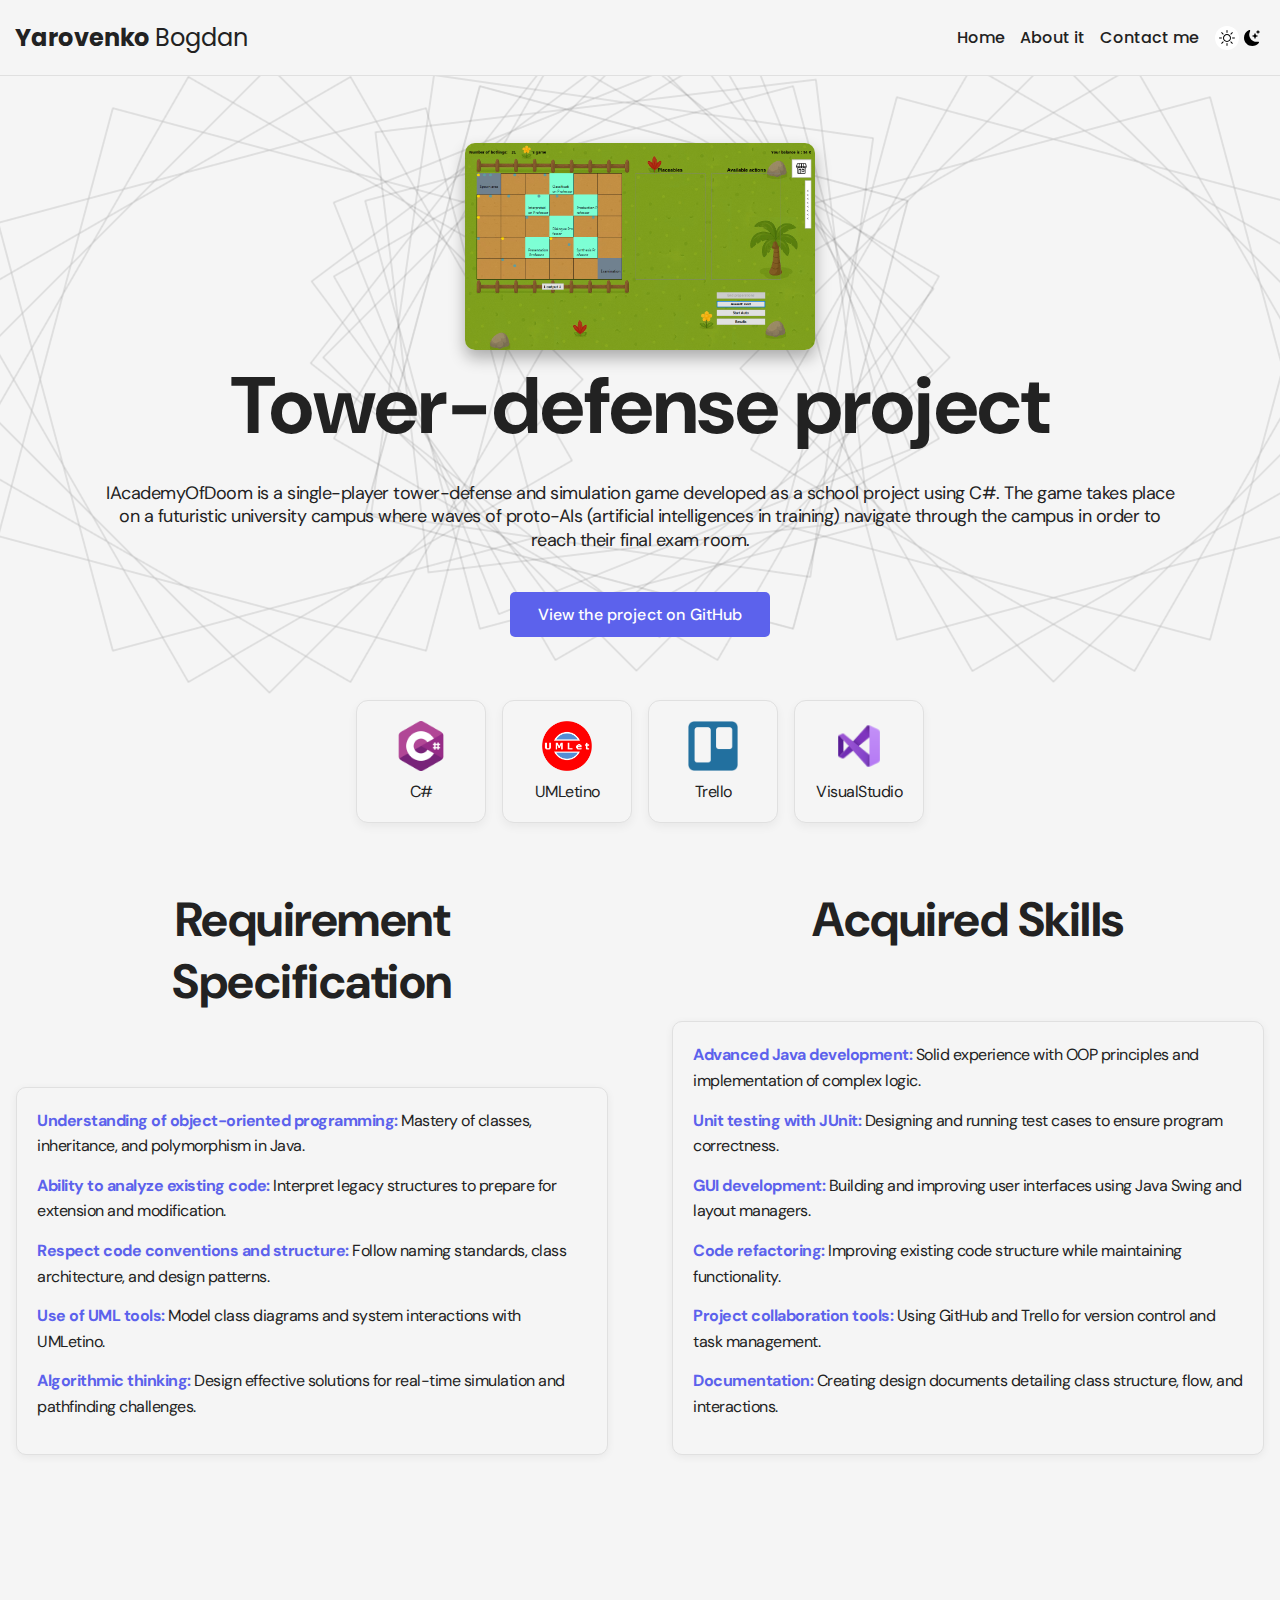
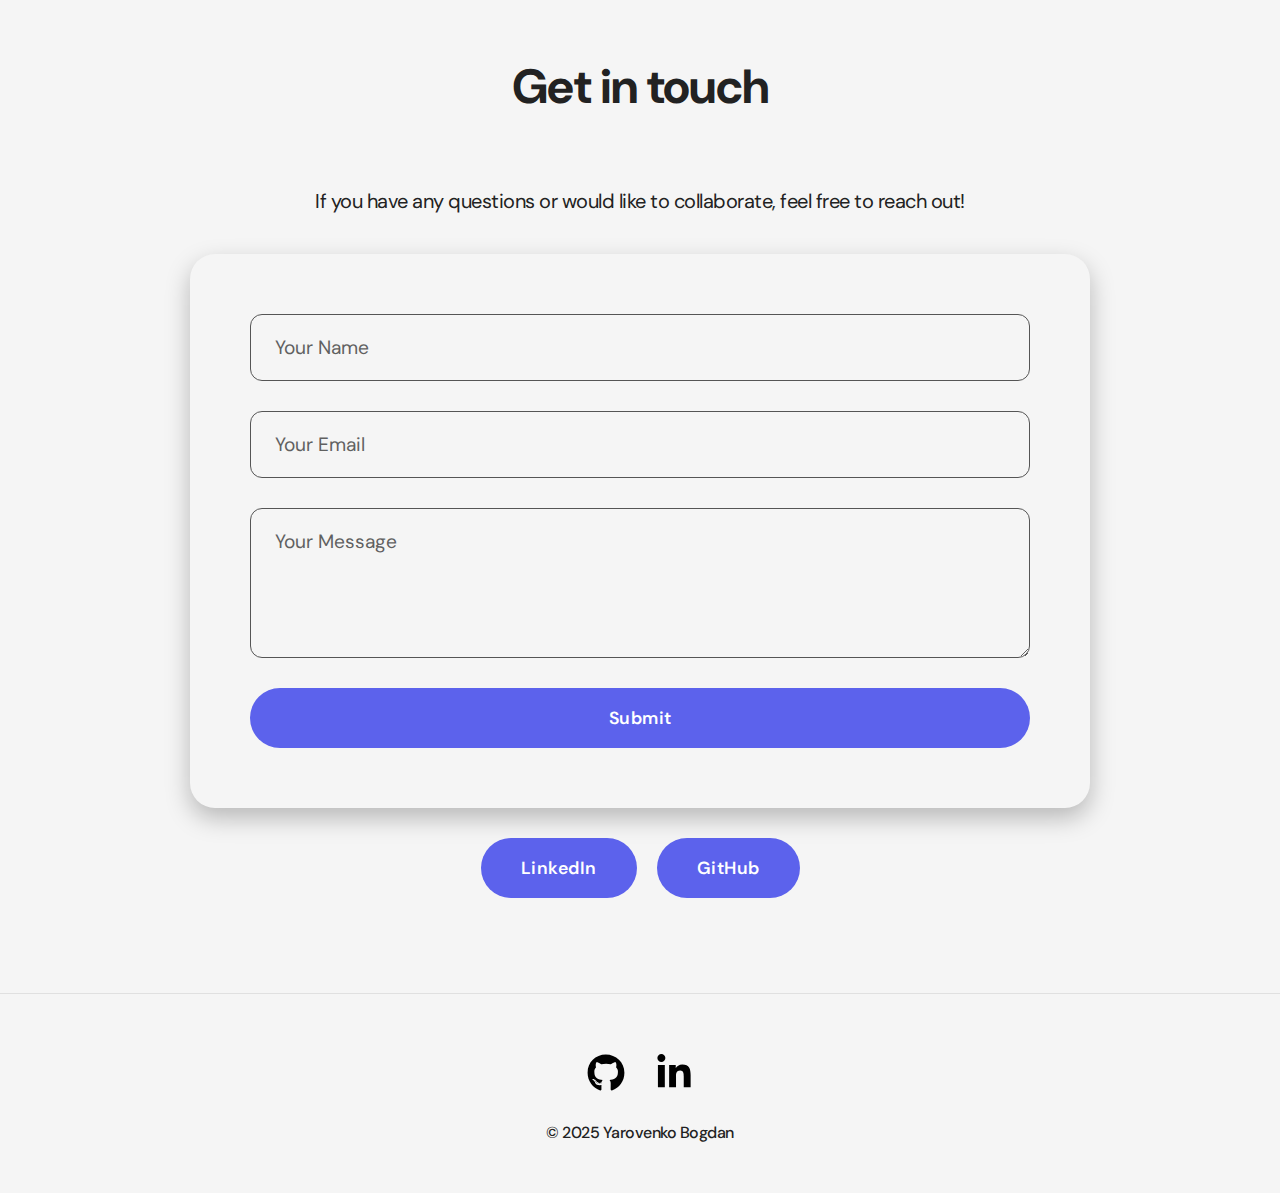
<file: docs/html/academyOfDoom.html>
<!DOCTYPE html>
<html lang="en">
  <head>
    <meta charset="UTF-8" />
    <meta name="viewport" content="width=device-width, initial-scale=1.0" />
    <title>Portfolio</title>
    <link rel="stylesheet" href="../css/main.css" />
  </head>

  <body>
    <!-- Navigation bar -->
    <nav class="nav">
      <div class="container">
        <div class="nav-row">
          <a href="../index.html" class="logo"
            ><strong>Yarovenko </strong>Bogdan</a
          >
          <ul class="nav-list">
            <button class="dark-mode-btn dark-mode-btn--active">
              <img
                src="../img/icons/Sun.svg"
                alt="light mode"
                class="dark-mode-btn__icon"
              />
              <img
                src="../img/icons/Moon.svg"
                alt="dark mode"
                class="dark-mode-btn__icon"
              />
            </button>
            <li class="nav-list__item">
              <a href="../index.html" class="home">Home</a>
            </li>

            <li class="nav-list__item">
              <a href="#spec" class="nav-list__link">About it</a>
            </li>
            <li class="nav-list__item">
              <a href="#contacts" class="nav-list__link">Contact me</a>
            </li>
          </ul>
        </div>
      </div>
    </nav>
    <header id="home" class="header">
      <div class="academyOfDoom-h-wrapper">
        <div class="header__content">
          <img
            src="../img/projects/academyOfDoom.png"
            alt="Project Img"
            class="academyOfDoom_picture"
          />

          <div class="header__info">
            <h1 class="header__title">
              <strong>Tower-defense project</strong><br />
            </h1>
            <p class="header__text">
              IAcademyOfDoom is a single-player tower-defense and simulation
              game developed as a school project using C#. The game takes place
              on a futuristic university campus where waves of proto-AIs
              (artificial intelligences in training) navigate through the campus
              in order to reach their final exam room.
            </p>

            <a
              href="https://github.com/BogdanYarovenko/IAcademyOfDoom"
              class="link"
              target="_blank"
            >
              <button class="btn btn-large">View the project on GitHub</button>
            </a>
          </div>
        </div>
      </div>
    </header>

    <!-- Main content -->
    <main class="section-projects">
      <div class="academyOfDoom-center">
        <ul class="academyOfDoom_skills">
          <li class="academyOfDoom_skill">
            <img
              src="../img/icons/csharp.png"
              alt="Java"
              class="academyOfDoom_skills__img"
            />
            <h3 class="academyOfDoomSkillTitle">C#</h3>
          </li>
          <li class="academyOfDoom_skill">
            <img
              src="../img/icons/UMLetino.png"
              alt="NetBeans"
              class="academyOfDoom_skills__img"
            />
            <h3 class="academyOfDoomSkillTitle">UMLetino</h3>
          </li>
          <li class="academyOfDoom_skill">
            <img
              src="../img/icons/Trello.png"
              alt="NetBeans"
              class="academyOfDoom_skills__img"
            />
            <h3 class="academyOfDoomSkillTitle">Trello</h3>
          </li>
          <li class="academyOfDoom_skill">
            <img
              src="../img/icons/vs.png"
              alt="NetBeans"
              class="academyOfDoom_skills__img"
            />
            <h3 class="academyOfDoomSkillTitle">VisualStudio</h3>
          </li>
        </ul>
      </div>
      <div class="container-academyOfDoom academyOfDoom-layout">
        <!-- Левая колонка -->
        <!-- Left Column -->
        <div class="academyOfDoom-column">
          <h2 class="title-1">Requirement Specification</h2>
          <ul class="informations">
            <li>
              <strong>Understanding of object-oriented programming:</strong>
              Mastery of classes, inheritance, and polymorphism in Java.
            </li>
            <li>
              <strong>Ability to analyze existing code:</strong> Interpret
              legacy structures to prepare for extension and modification.
            </li>
            <li>
              <strong>Respect code conventions and structure:</strong> Follow
              naming standards, class architecture, and design patterns.
            </li>
            <li> <strong>Use of UML tools:</strong> Model class diagrams and system
              interactions with UMLetino.
            </li>
            <li>
              <strong>Algorithmic thinking:</strong> Design effective solutions
              for real-time simulation and pathfinding challenges.
            </li>
          </ul>
        </div>

        <!-- Right Column -->
        <div class="academyOfDoom-column">
          <h2 class="title-1">Acquired Skills</h2>
          <ul class="informations">
            <li>
              <strong>Advanced Java development:</strong> Solid experience with
              OOP principles and implementation of complex logic.
            </li>
            <li>
              <strong>Unit testing with JUnit:</strong> Designing and running
              test cases to ensure program correctness.
            </li>
            <li>
              <strong>GUI development:</strong> Building and improving user
              interfaces using Java Swing and layout managers.
            </li>
            <li>
              <strong>Code refactoring:</strong> Improving existing code
              structure while maintaining functionality.
            </li>
            <li>
              <strong>Project collaboration tools:</strong> Using GitHub and
              Trello for version control and task management.
            </li>
            <li>
              <strong>Documentation:</strong> Creating design documents
              detailing class structure, flow, and interactions.
            </li>
          </ul>
        </div>
      </div>
    </main>

    <!--Contact section-->
    <section class="section">
      <div class="contact-form-container">
        <h2 id="contacts" class="title-1">Get in touch</h2>
        <p class="section__text">
          If you have any questions or would like to collaborate, feel free to
          reach out!
        </p>

        <form
          class="contact-form"
          action="https://api.web3forms.com/submit"
          method="POST"
        >
          <input
            type="hidden"
            name="access_key"
            value="c07e0de6-1fdf-46eb-96c6-434cd9a0c901"
          />

          <input
            type="text"
            name="name"
            placeholder="Your Name"
            class="contact-form__input"
            required
          />

          <input
            type="email"
            name="email"
            placeholder="Your Email"
            class="contact-form__input"
            required
          />

          <textarea
            name="message"
            placeholder="Your Message"
            class="contact-form__textarea"
            required
          ></textarea>

          <button type="submit" class="contact-form__button">Submit</button>
        </form>

        <!-- External Links Below Form -->
        <div class="contact-links">
          <a
            href="https://linkedin.com"
            target="_blank"
            class="contact-form__button link-button"
            >LinkedIn</a
          >
          <a
            href="https://github.com"
            target="_blank"
            class="contact-form__button link-button"
            >GitHub</a
          >
        </div>
      </div>
    </section>

    <!-- Footer -->
    <footer class="footer">
      <div class="container">
        <div class="footer__wrapper">
          <ul class="social">
            <li class="social__item">
              <a href="https://github.com/BogdanYarovenko" class="social__link">
                <img
                  src="../img/icons/github-darkmode.svg"
                  alt="GitHub"
                  class="social-icon dark-icon"
                />
                <img
                  src="../img/icons/github-lightmode.svg"
                  alt="GitHub"
                  class="social-icon light-icon"
                />
              </a>
            </li>
            <li class="social__item">
              <a href="#!" class="social__link">
                <img
                  src="../img/icons/linkedin-darkmode.svg"
                  alt="LinkedIn"
                  class="social-icon dark-icon"
                />
                <img
                  src="../img/icons/linkedin-lightmode.svg"
                  alt="LinkedIn"
                  class="social-icon light-icon"
                />
              </a>
            </li>
          </ul>

          <div class="copyright">
            <p>© 2025 Yarovenko Bogdan</p>
          </div>
        </div>
      </div>
    </footer>
    <script src="../js/main.js"></script>
  </body>
</html>
</file>
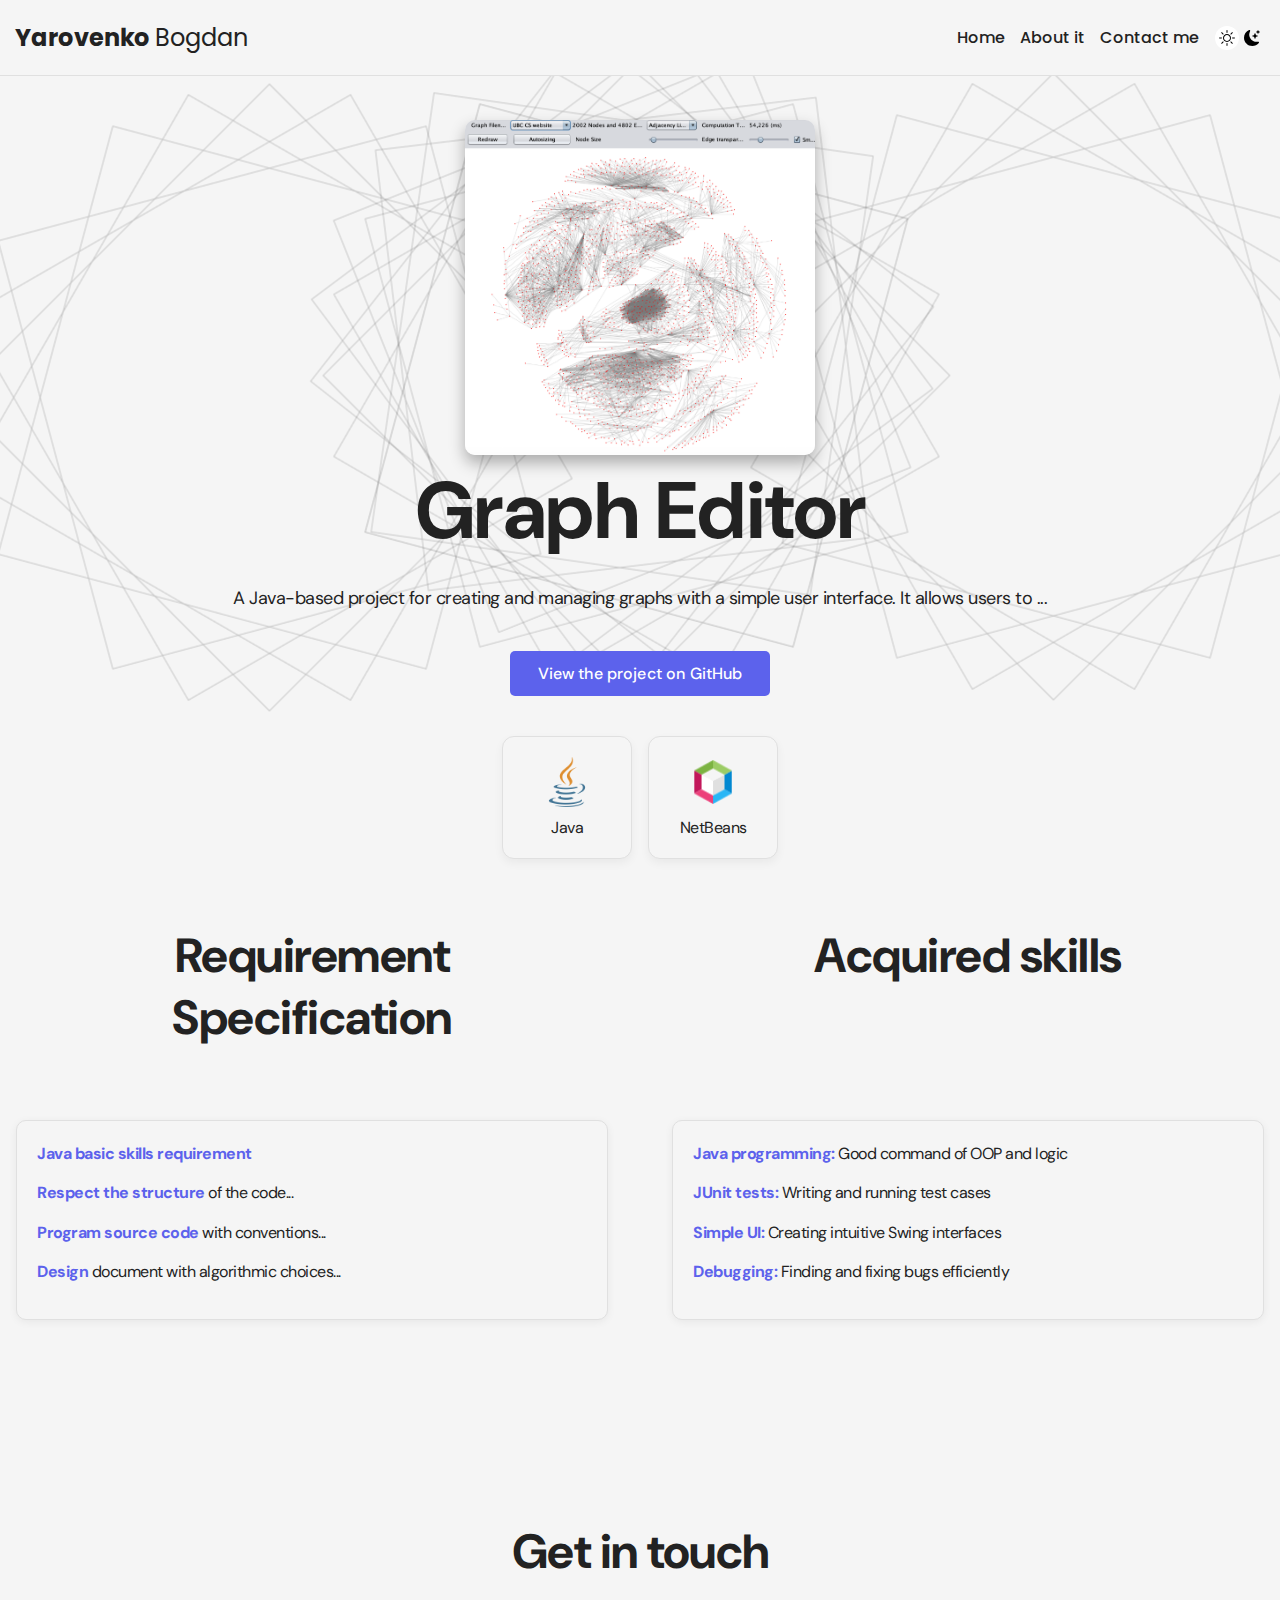
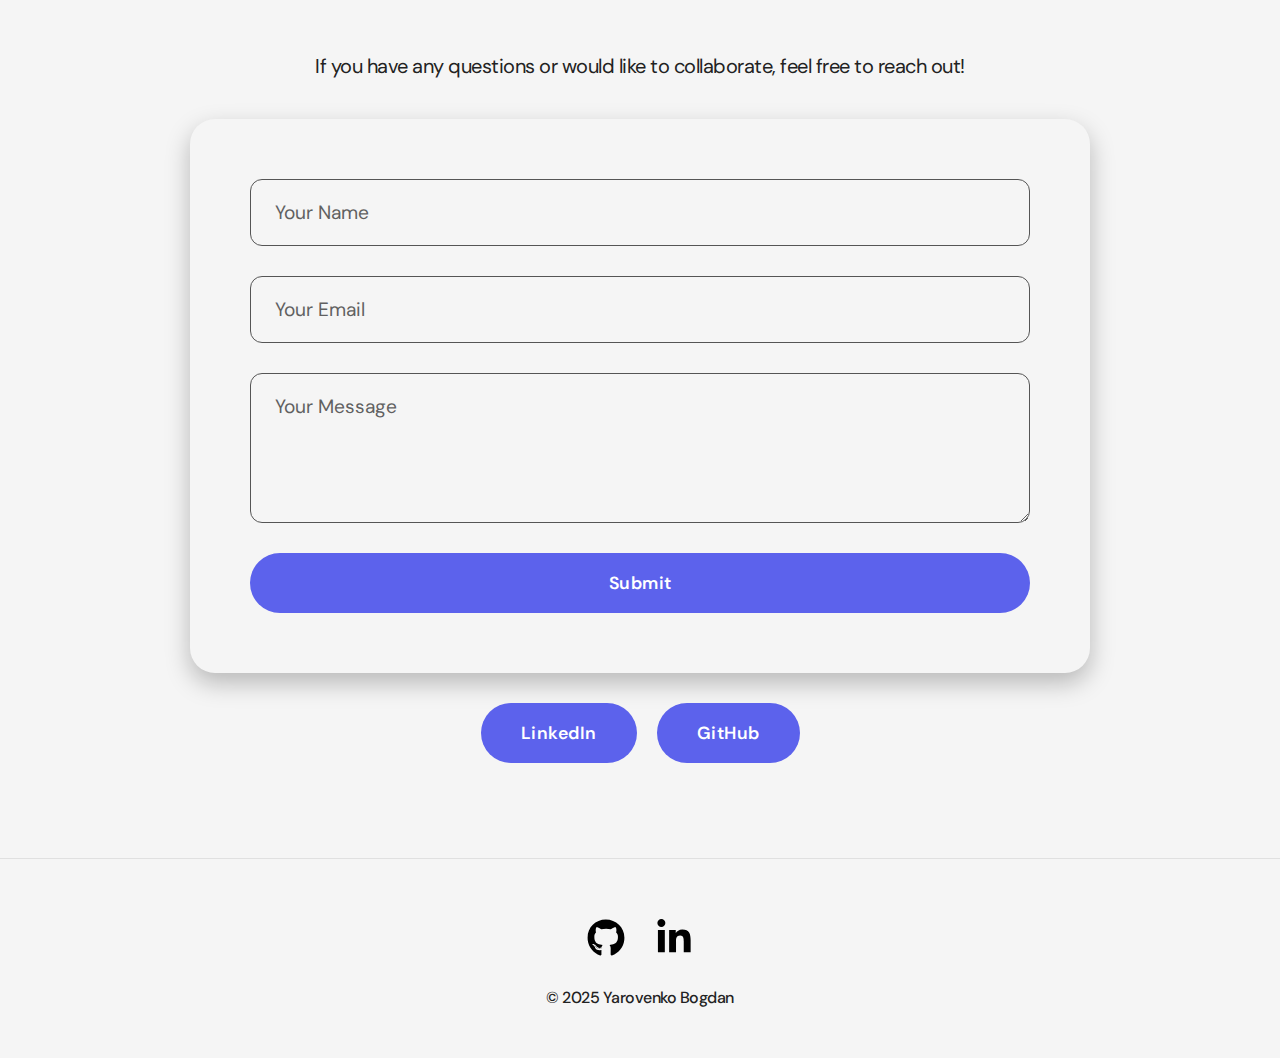
<file: docs/html/graphEditor.html>
<!DOCTYPE html>
<html lang="en">
  <head>
    <meta charset="UTF-8" />
    <meta name="viewport" content="width=device-width, initial-scale=1.0" />
    <title>Portfolio</title>
    <link rel="stylesheet" href="../css/main.css" />
  </head>

  <body>
    <!-- Navigation bar -->
    <nav class="nav">
      <div class="container">
        <div class="nav-row">
          <a href="../index.html" class="logo"
            ><strong>Yarovenko </strong>Bogdan</a
          >
          <ul class="nav-list">
            <button class="dark-mode-btn dark-mode-btn--active">
              <img
                src="../img/icons/Sun.svg"
                alt="light mode"
                class="dark-mode-btn__icon"
              />
              <img
                src="../img/icons/Moon.svg"
                alt="dark mode"
                class="dark-mode-btn__icon"
              />
            </button>
            <li class="nav-list__item">
              <a href="../index.html" class="home">Home</a>
            </li>

            <li class="nav-list__item">
              <a href="#about-it" class="nav-list__link">About it</a>
            </li>
            <li class="nav-list__item">
              <a href="#contacts" class="nav-list__link">Contact me</a>
            </li>
          </ul>
        </div>
      </div>
    </nav>
    <header id="home" class="header">
      <div class="graphEditor-h-wrapper">
        <div class="header__content">
          <img
            src="../img/projects/graphEditor.png"
            alt="Project Img"
            class="graphEditor_picture"
          />

          <div class="header__info">
            <h1 class="header__title"><strong>Graph Editor</strong><br /></h1>
            <p class="header__text">
              A Java-based project for creating and managing graphs with a
              simple user interface. It allows users to ...
            </p>

            <a
              href="https://github.com/BogdanYarovenko/ProjectgraphEditor"
              class="link"
              target="_blank"
            >
              <button class="btn btn-large">View the project on GitHub</button>
            </a>
          </div>
        </div>
      </div>
    </header>

    <!-- Main content -->
    <main class="section-projects" id="about-it">
      <div class="graphEditor-center">
        <ul class="graphEditor_skills">
          <li class="graphEditor_skill">
            <img
              src="../img/icons/java.png"
              alt="Java"
              class="graphEditor_skills__img"
            />
            <h3 class="graphEditorSkillTitle">Java</h3>
          </li>
          <li class="graphEditor_skill">
            <img
              src="../img/icons/netbeans.png"
              alt="NetBeans"
              class="graphEditor_skills__img"
            />
            <h3 class="graphEditorSkillTitle">NetBeans</h3>
          </li>
        </ul>
      </div>
      <div class="container-graphEditor graphEditor-layout">
        <!-- Левая колонка -->
        <div class="graphEditor-column">
          <h2 class="title-1">Requirement Specification</h2>
          <ul class="informations">
            <li><strong>Java basic skills requirement </strong></li>
            <li><strong>Respect the structure</strong> of the code...</li>
            <li><strong>Program source code</strong> with conventions...</li>
            <li>
              <strong>Design</strong> document with algorithmic choices...
            </li>
          </ul>
        </div>

        <!-- Правая колонка -->
        <div class="graphEditor-column">
          <h2 class="title-1">Acquired skills</h2>
          <ul class="informations">
            <li>
              <strong>Java programming:</strong> Good command of OOP and logic
            </li>
            <li>
              <strong>JUnit tests:</strong> Writing and running test cases
            </li>
            <li>
              <strong>Simple UI:</strong> Creating intuitive Swing interfaces
            </li>
            <li>
              <strong>Debugging:</strong> Finding and fixing bugs efficiently
            </li>
          </ul>
        </div>
      </div>
    </main>

    <!--Contact section-->
    <section class="section">
      <div class="contact-form-container">
        <h2 id="contacts" class="title-1">Get in touch</h2>
        <p class="section__text">
          If you have any questions or would like to collaborate, feel free to
          reach out!
        </p>

        <form
          class="contact-form"
          action="https://api.web3forms.com/submit"
          method="POST"
        >
          <input
            type="hidden"
            name="access_key"
            value="c07e0de6-1fdf-46eb-96c6-434cd9a0c901"
          />

          <input
            type="text"
            name="name"
            placeholder="Your Name"
            class="contact-form__input"
            required
          />

          <input
            type="email"
            name="email"
            placeholder="Your Email"
            class="contact-form__input"
            required
          />

          <textarea
            name="message"
            placeholder="Your Message"
            class="contact-form__textarea"
            required
          ></textarea>

          <button type="submit" class="contact-form__button">Submit</button>
        </form>

        <!-- External Links Below Form -->
        <div class="contact-links">
          <a
            href="https://linkedin.com"
            target="_blank"
            class="contact-form__button link-button"
            >LinkedIn</a
          >
          <a
            href="https://github.com"
            target="_blank"
            class="contact-form__button link-button"
            >GitHub</a
          >
        </div>
      </div>
    </section>

    <!-- Footer -->
    <footer class="footer">
      <div class="container">
        <div class="footer__wrapper">
          <ul class="social">
            <li class="social__item">
              <a href="https://github.com/BogdanYarovenko" class="social__link">
                <img
                  src="../img/icons/github-darkmode.svg"
                  alt="GitHub"
                  class="social-icon dark-icon"
                />
                <img
                  src="../img/icons/github-lightmode.svg"
                  alt="GitHub"
                  class="social-icon light-icon"
                />
              </a>
            </li>
            <li class="social__item">
              <a href="#!" class="social__link">
                <img
                  src="../img/icons/linkedin-darkmode.svg"
                  alt="LinkedIn"
                  class="social-icon dark-icon"
                />
                <img
                  src="../img/icons/linkedin-lightmode.svg"
                  alt="LinkedIn"
                  class="social-icon light-icon"
                />
              </a>
            </li>
          </ul>

          <div class="copyright">
            <p>© 2025 Yarovenko Bogdan</p>
          </div>
        </div>
      </div>
    </footer>
    <script src="../js/main.js"></script>
  </body>
</html>
</file>
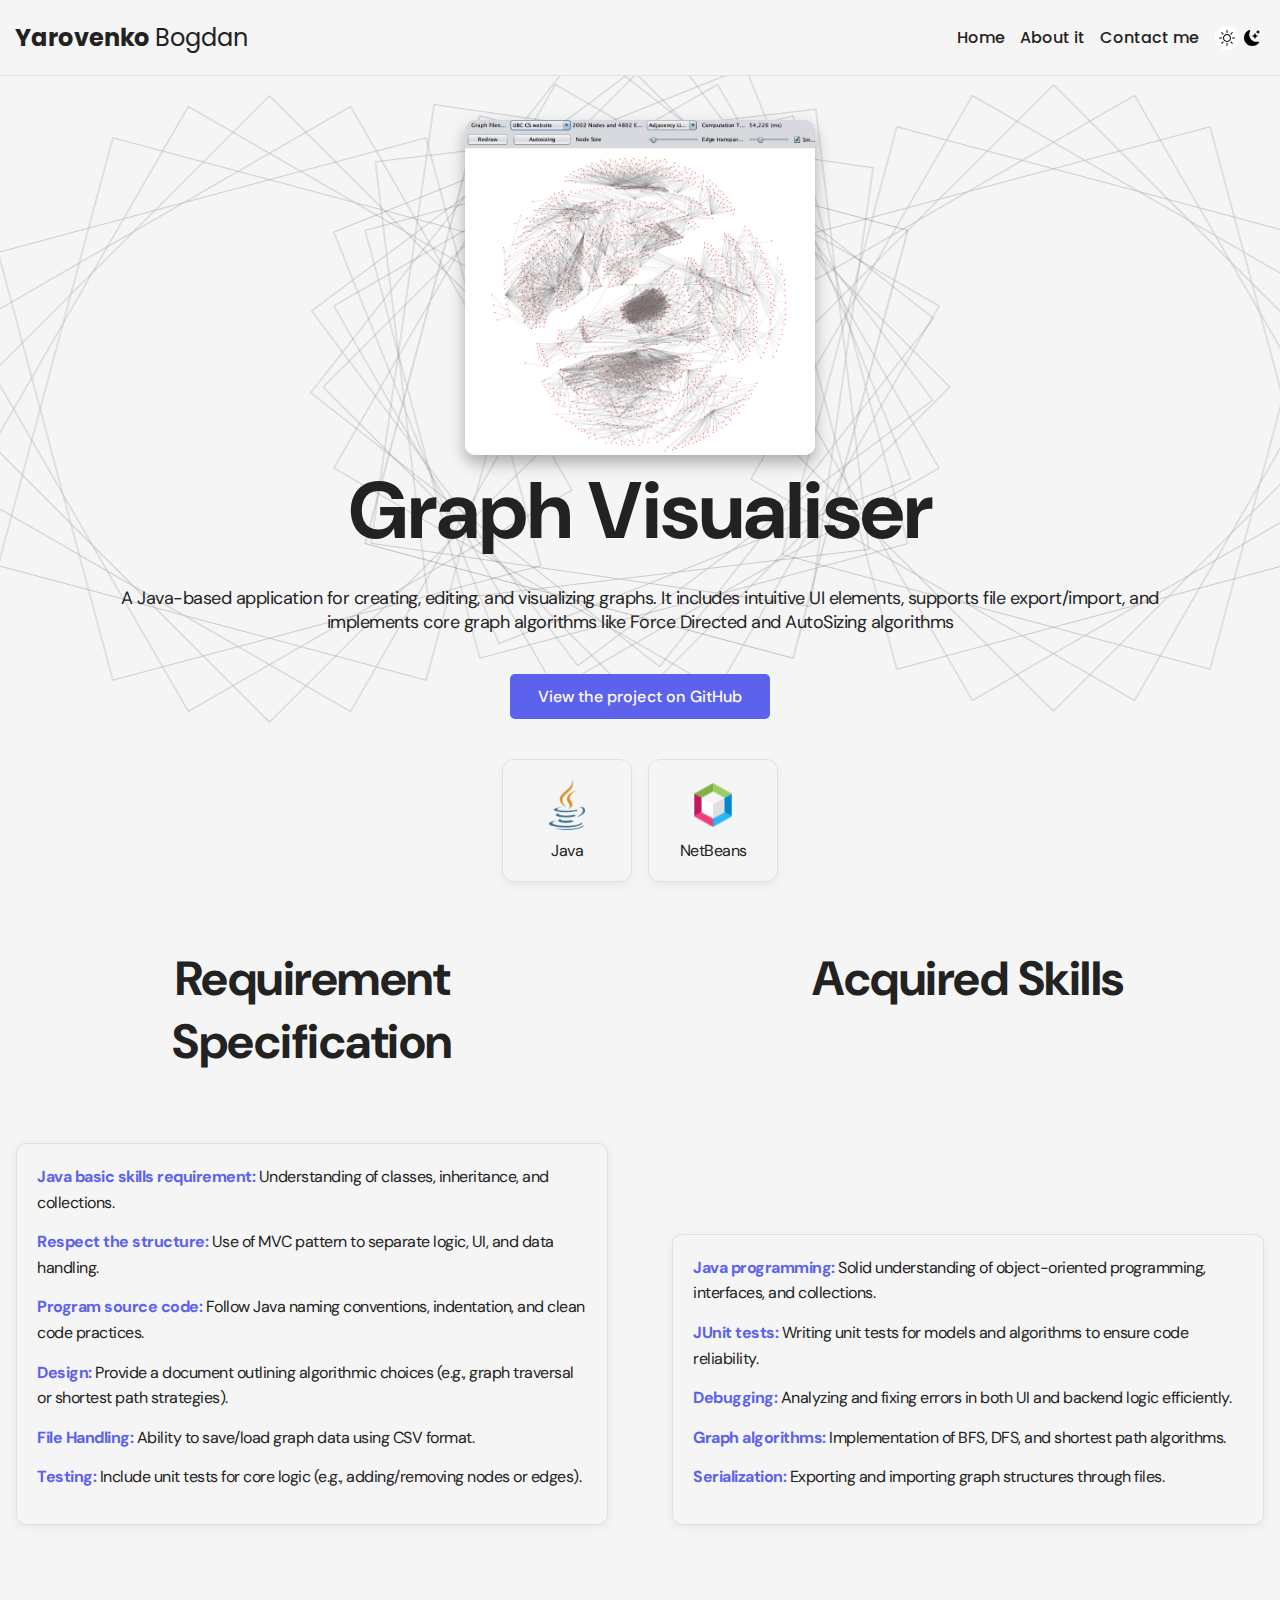
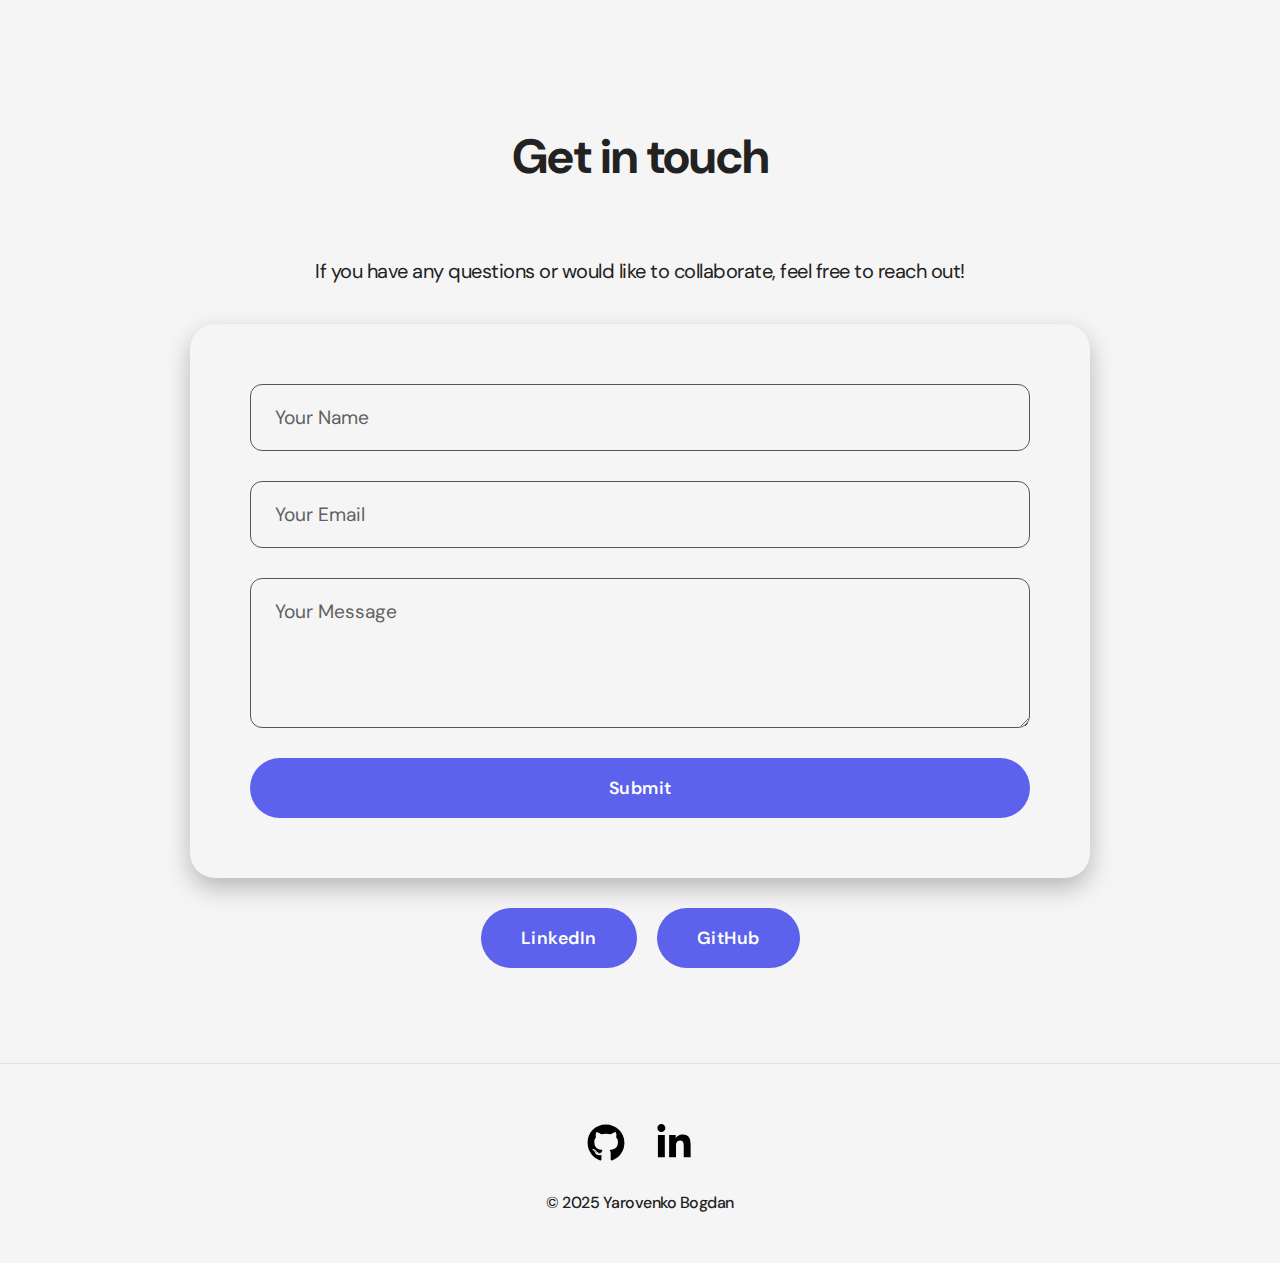
<file: docs/html/graphVisualiser.html>
<!DOCTYPE html>
<html lang="en">
  <head>
    <meta charset="UTF-8" />
    <meta name="viewport" content="width=device-width, initial-scale=1.0" />
    <title>Portfolio</title>
    <link rel="stylesheet" href="../css/main.css" />
  </head>

  <body>
    <!-- Navigation bar -->
    <nav class="nav">
      <div class="container">
        <div class="nav-row">
          <a href="../index.html" class="logo"
            ><strong>Yarovenko </strong>Bogdan</a
          >
          <ul class="nav-list">
            <button class="dark-mode-btn dark-mode-btn--active">
              <img
                src="../img/icons/Sun.svg"
                alt="light mode"
                class="dark-mode-btn__icon"
              />
              <img
                src="../img/icons/Moon.svg"
                alt="dark mode"
                class="dark-mode-btn__icon"
              />
            </button>
            <li class="nav-list__item">
              <a href="../index.html" class="home">Home</a>
            </li>

            <li class="nav-list__item">
              <a href="#about-it" class="nav-list__link">About it</a>
            </li>
            <li class="nav-list__item">
              <a href="#contacts" class="nav-list__link">Contact me</a>
            </li>
          </ul>
        </div>
      </div>
    </nav>
    <header id="home" class="header">
      <div class="graphEditor-h-wrapper">
        <div class="header__content">
          <img
            src="../img/projects/graphEditor.png"
            alt="Project Img"
            class="graphEditor_picture"
          />

          <div class="header__info">
            <h1 class="header__title">
              <strong>Graph Visualiser</strong><br />
            </h1>
            <p class="header__text">
              A Java-based application for creating, editing, and visualizing
              graphs. It includes intuitive UI elements, supports file
              export/import, and implements core graph algorithms like Force
              Directed and AutoSizing algorithms
            </p>

            <a
              href="https://github.com/BogdanYarovenko/GraphVisualiser"
              class="link"
              target="_blank"
            >
              <button class="btn btn-large">View the project on GitHub</button>
            </a>
          </div>
        </div>
      </div>
    </header>

    <!-- Main content -->
    <main class="section-projects" id="about-it">
      <div class="graphEditor-center">
        <ul class="graphEditor_skills">
          <li class="graphEditor_skill">
            <img
              src="../img/icons/java.png"
              alt="Java"
              class="graphEditor_skills__img"
            />
            <h3 class="graphEditorSkillTitle">Java</h3>
          </li>
          <li class="graphEditor_skill">
            <img
              src="../img/icons/netbeans.png"
              alt="NetBeans"
              class="graphEditor_skills__img"
            />
            <h3 class="graphEditorSkillTitle">NetBeans</h3>
          </li>
        </ul>
      </div>
      <div class="container-graphEditor graphEditor-layout">
        <!-- Левая колонка -->
        <div class="graphEditor-column">
          <h2 class="title-1">Requirement Specification</h2>
          <ul class="informations">
            <li>
              <strong>Java basic skills requirement:</strong> Understanding of
              classes, inheritance, and collections.
            </li>
            <li>
              <strong>Respect the structure:</strong> Use of MVC pattern to
              separate logic, UI, and data handling.
            </li>
            <li>
              <strong>Program source code:</strong> Follow Java naming
              conventions, indentation, and clean code practices.
            </li>
            <li>
              <strong>Design:</strong> Provide a document outlining algorithmic
              choices (e.g., graph traversal or shortest path strategies).
            </li>

            <li>
              <strong>File Handling:</strong> Ability to save/load graph data
              using CSV format.
            </li>
            <li>
              <strong>Testing:</strong> Include unit tests for core logic (e.g.,
              adding/removing nodes or edges).
            </li>
          </ul>
        </div>

        <!-- Правая колонка -->
        <div class="graphEditor-column">
          <h2 class="title-1">Acquired Skills</h2>
          <ul class="informations">
            <li>
              <strong>Java programming:</strong> Solid understanding of
              object-oriented programming, interfaces, and collections.
            </li>
            <li>
              <strong>JUnit tests:</strong> Writing unit tests for models and
              algorithms to ensure code reliability.
            </li>
            <li>
              <strong>Debugging:</strong> Analyzing and fixing errors in both UI
              and backend logic efficiently.
            </li>
            <li>
              <strong>Graph algorithms:</strong> Implementation of BFS, DFS, and
              shortest path algorithms.
            </li>
            <li>
              <strong>Serialization:</strong> Exporting and importing graph
              structures through files.
            </li>
          </ul>
        </div>
      </div>
    </main>

    <!--Contact section-->
    <section class="section">
      <div class="contact-form-container">
        <h2 id="contacts" class="title-1">Get in touch</h2>
        <p class="section__text">
          If you have any questions or would like to collaborate, feel free to
          reach out!
        </p>

        <form
          class="contact-form"
          action="https://api.web3forms.com/submit"
          method="POST"
        >
          <input
            type="hidden"
            name="access_key"
            value="c07e0de6-1fdf-46eb-96c6-434cd9a0c901"
          />

          <input
            type="text"
            name="name"
            placeholder="Your Name"
            class="contact-form__input"
            required
          />

          <input
            type="email"
            name="email"
            placeholder="Your Email"
            class="contact-form__input"
            required
          />

          <textarea
            name="message"
            placeholder="Your Message"
            class="contact-form__textarea"
            required
          ></textarea>

          <button type="submit" class="contact-form__button">Submit</button>
        </form>

        <!-- External Links Below Form -->
        <div class="contact-links">
          <a
            href="https://linkedin.com"
            target="_blank"
            rel="noopener noreferrer"
            class="contact-form__button link-button"
            >LinkedIn</a
          >
          <a
            href="https://github.com"
            target="_blank"
            rel="noopener noreferrer"
            class="contact-form__button link-button"
            >GitHub</a
          >
        </div>
      </div>
    </section>

    <!-- Footer -->
    <footer class="footer">
      <div class="container">
        <div class="footer__wrapper">
          <ul class="social">
            <li class="social__item">
              <a href="https://github.com/BogdanYarovenko" class="social__link">
                <img
                  src="../img/icons/github-darkmode.svg"
                  alt="GitHub"
                  class="social-icon dark-icon"
                />
                <img
                  src="../img/icons/github-lightmode.svg"
                  alt="GitHub"
                  class="social-icon light-icon"
                />
              </a>
            </li>
            <li class="social__item">
              <a href="#!" class="social__link">
                <img
                  src="../img/icons/linkedin-darkmode.svg"
                  alt="LinkedIn"
                  class="social-icon dark-icon"
                />
                <img
                  src="../img/icons/linkedin-lightmode.svg"
                  alt="LinkedIn"
                  class="social-icon light-icon"
                />
              </a>
            </li>
          </ul>

          <div class="copyright">
            <p>© 2025 Yarovenko Bogdan</p>
          </div>
        </div>
      </div>
    </footer>
    <script src="../js/main.js"></script>
  </body>
</html>
</file>
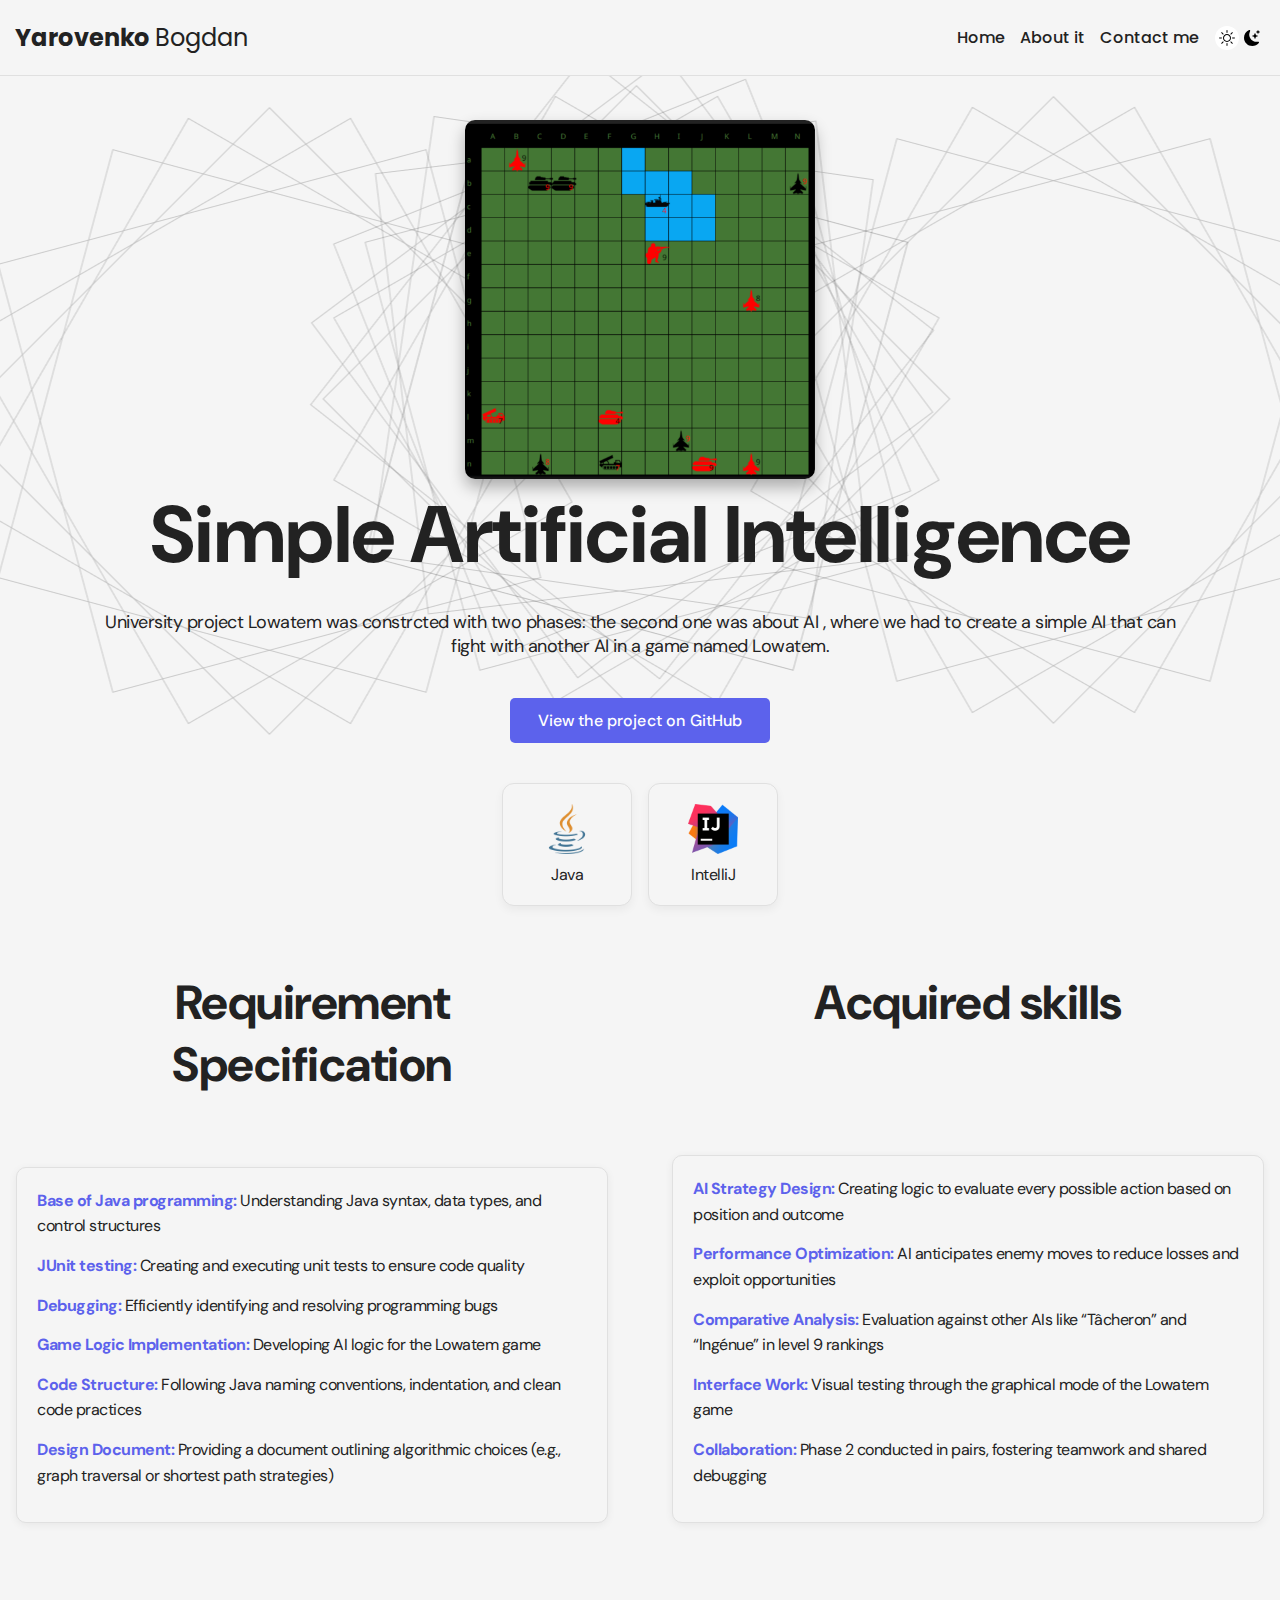
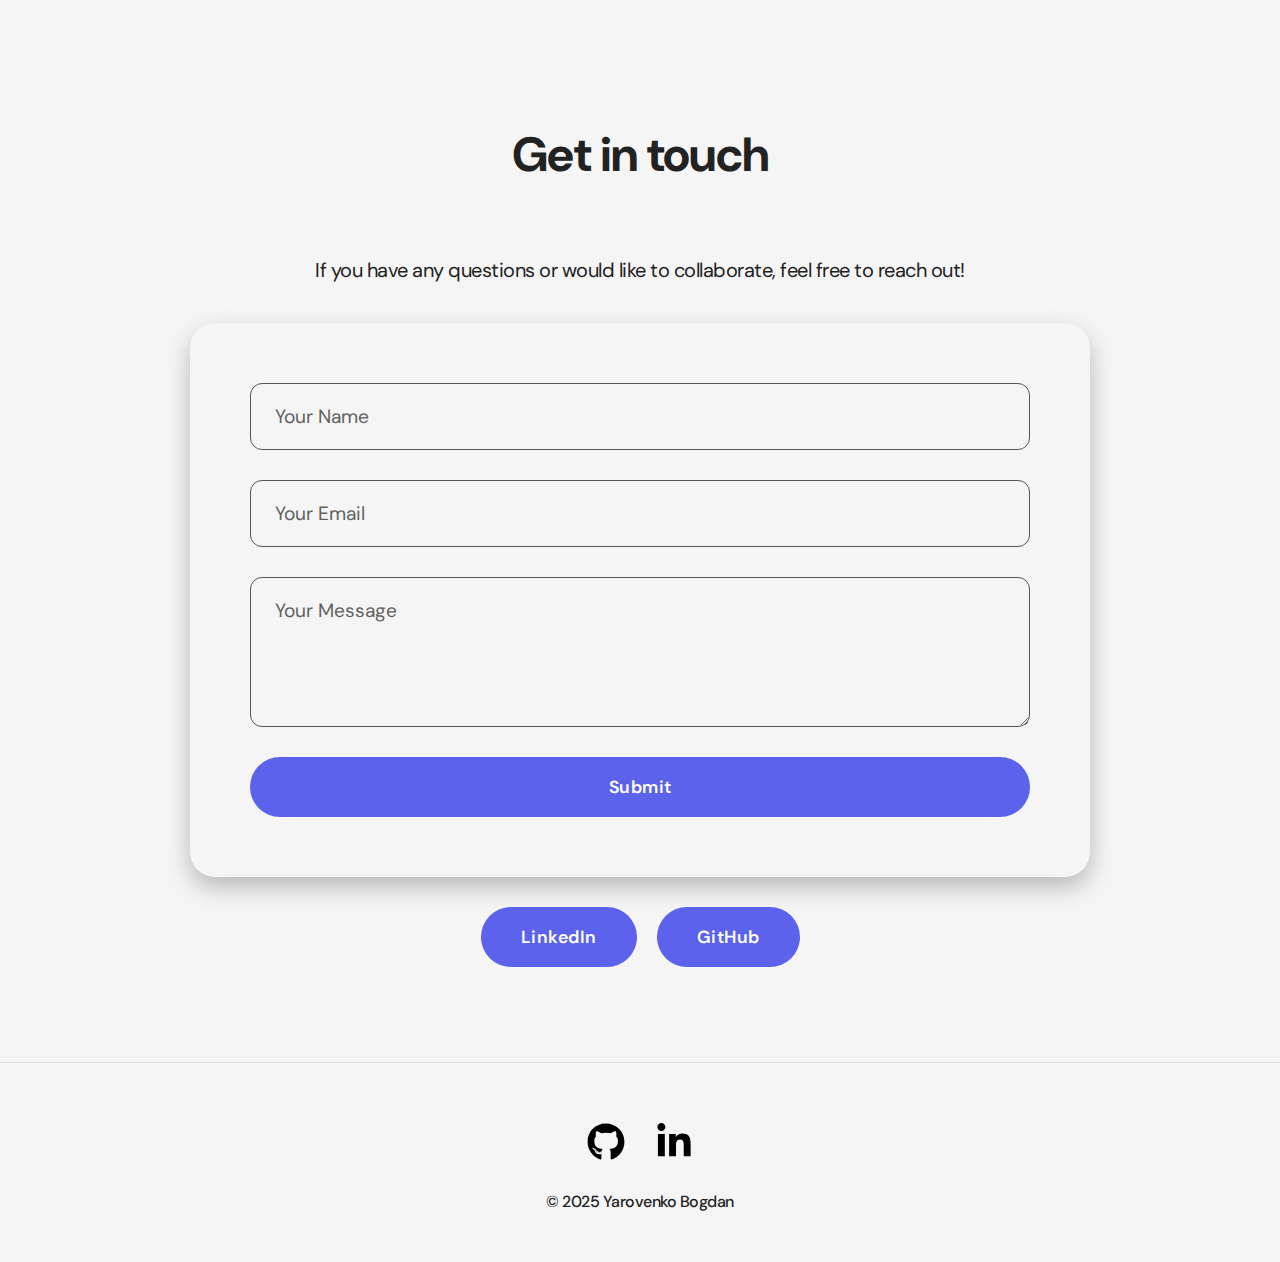
<file: docs/html/lowatem.html>
<!DOCTYPE html>
<html lang="en">
  <head>
    <meta charset="UTF-8" />
    <meta name="viewport" content="width=device-width, initial-scale=1.0" />
    <title>Portfolio</title>
    <link rel="stylesheet" href="../css/main.css" />
  </head>

  <body>
    <!-- Navigation bar -->
    <nav class="nav">
      <div class="container">
        <div class="nav-row">
          <a href="../index.html" class="logo"
            ><strong>Yarovenko </strong>Bogdan</a
          >
          <ul class="nav-list">
            <button class="dark-mode-btn dark-mode-btn--active">
              <img
                src="../img/icons/Sun.svg"
                alt="light mode"
                class="dark-mode-btn__icon"
              />
              <img
                src="../img/icons/Moon.svg"
                alt="dark mode"
                class="dark-mode-btn__icon"
              />
            </button>
            <li class="nav-list__item">
              <a href="../index.html" class="home">Home</a>
            </li>

            <li class="nav-list__item">
              <a href="#about-it" class="nav-list__link">About it</a>
            </li>
            <li class="nav-list__item">
              <a href="#contacts" class="nav-list__link">Contact me</a>
            </li>
          </ul>
        </div>
      </div>
    </nav>

    <header id="home" class="header">
      <div class="lowatem-h-wrapper">
        <div class="header__content">
          <img
            src="../img/projects/lowatem.png"
            alt="Project Img"
            class="lowatem_picture"
          />

          <div class="header__info">
            <h1 class="header__title">
              <strong>Simple Artificial Intelligence</strong><br />
            </h1>
            <p class="header__text">
              University project Lowatem was constrcted with two phases: the
              second one was about AI , where we had to create a simple AI that
              can fight with another AI in a game named Lowatem.
            </p>

            <a
              href="https://github.com/BogdanYarovenko/lowatemAISimple"
              class="link"
              target="_blank"
            >
              <button class="btn btn-large">View the project on GitHub</button>
            </a>
          </div>
        </div>
      </div>
    </header>
    <!-- Main content -->
    <main class="section-projects" id="about-it">
      <div class="lowatem-center">
        <ul class="lowatem_skills">
          <li class="lowatem_skill">
            <img
              src="../img/icons/java.png"
              alt="Java"
              class="lowatem_skills__img"
            />
            <h3 class="lowatemSkillTitle">Java</h3>
          </li>
          <li class="lowatem_skill">
            <img
              src="../img/icons/IntelliJ_IDEA_Icon.svg_.png"
              alt="IntelliJ"
              class="lowatem_skills__img"
            />
            <h3 class="lowatemSkillTitle">IntelliJ</h3>
          </li>
        </ul>
      </div>
      <div class="container-lowatem lowatem-layout">
        <!-- Левая колонка -->
        <div class="lowatem-column">
          <h2 class="title-1">Requirement Specification</h2>
          <ul class="informations">
            <li>
              <strong> Base of Java programming:</strong> Understanding Java
              syntax, data types, and control structures
            </li>
            <li>
              <strong>JUnit testing:</strong> Creating and executing unit tests
              to ensure code quality
            </li>
            <li>
              <strong>Debugging:</strong> Efficiently identifying and resolving
              programming bugs
            </li>
            <li>
              <strong>Game Logic Implementation:</strong> Developing AI logic
              for the Lowatem game
            </li>
            <li>
              <strong>Code Structure:</strong> Following Java naming
              conventions, indentation, and clean code practices
            </li>
            <li>
              <strong>Design Document:</strong> Providing a document outlining
              algorithmic choices (e.g., graph traversal or shortest path
              strategies)
            </li>
          </ul>
        </div>

        <!-- Правая колонка -->
        <div class="lowatem-column">
          <h2 class="title-1">Acquired skills</h2>
          <ul class="informations">
            <li>
              <strong>AI Strategy Design:</strong> Creating logic to evaluate
              every possible action based on position and outcome
            </li>
            <li>
              <strong>Performance Optimization:</strong> AI anticipates enemy
              moves to reduce losses and exploit opportunities
            </li>
            <li>
              <strong>Comparative Analysis:</strong> Evaluation against other
              AIs like “Tâcheron” and “Ingénue” in level 9 rankings
            </li>
            <li>
              <strong>Interface Work:</strong> Visual testing through the
              graphical mode of the Lowatem game
            </li>
            <li>
              <strong>Collaboration:</strong> Phase 2 conducted in pairs,
              fostering teamwork and shared debugging
            </li>
          </ul>
        </div>
      </div>
    </main>
    <!--Contact section-->
    <section class="section">
      <div class="contact-form-container">
        <h2 id="contacts" class="title-1">Get in touch</h2>
        <p class="section__text">
          If you have any questions or would like to collaborate, feel free to
          reach out!
        </p>

        <form
          class="contact-form"
          action="https://api.web3forms.com/submit"
          method="POST"
        >
          <input
            type="hidden"
            name="access_key"
            value="c07e0de6-1fdf-46eb-96c6-434cd9a0c901"
          />

          <input
            type="text"
            name="name"
            placeholder="Your Name"
            class="contact-form__input"
            required
          />

          <input
            type="email"
            name="email"
            placeholder="Your Email"
            class="contact-form__input"
            required
          />

          <textarea
            name="message"
            placeholder="Your Message"
            class="contact-form__textarea"
            required
          ></textarea>

          <button type="submit" class="contact-form__button">Submit</button>
        </form>

        <!-- External Links Below Form -->
        <div class="contact-links">
          <a
            href="https://linkedin.com"
            target="_blank"
            class="contact-form__button link-button"
            >LinkedIn</a
          >
          <a
            href="https://github.com"
            target="_blank"
            class="contact-form__button link-button"
            >GitHub</a
          >
        </div>
      </div>
    </section>

    <!-- Footer -->
    <footer class="footer">
      <div class="container">
        <div class="footer__wrapper">
          <ul class="social">
            <li class="social__item">
              <a href="https://github.com/BogdanYarovenko" class="social__link">
                <img
                  src="../img/icons/github-darkmode.svg"
                  alt="GitHub"
                  class="social-icon dark-icon"
                />
                <img
                  src="../img/icons/github-lightmode.svg"
                  alt="GitHub"
                  class="social-icon light-icon"
                />
              </a>
            </li>
            <li class="social__item">
              <a href="#!" class="social__link">
                <img
                  src="../img/icons/linkedin-darkmode.svg"
                  alt="LinkedIn"
                  class="social-icon dark-icon"
                />
                <img
                  src="../img/icons/linkedin-lightmode.svg"
                  alt="LinkedIn"
                  class="social-icon light-icon"
                />
              </a>
            </li>
          </ul>

          <div class="copyright">
            <p>© 2025 Yarovenko Bogdan</p>
          </div>
        </div>
      </div>
    </footer>
    <script src="../js/main.js"></script>
  </body>
</html>
</file>
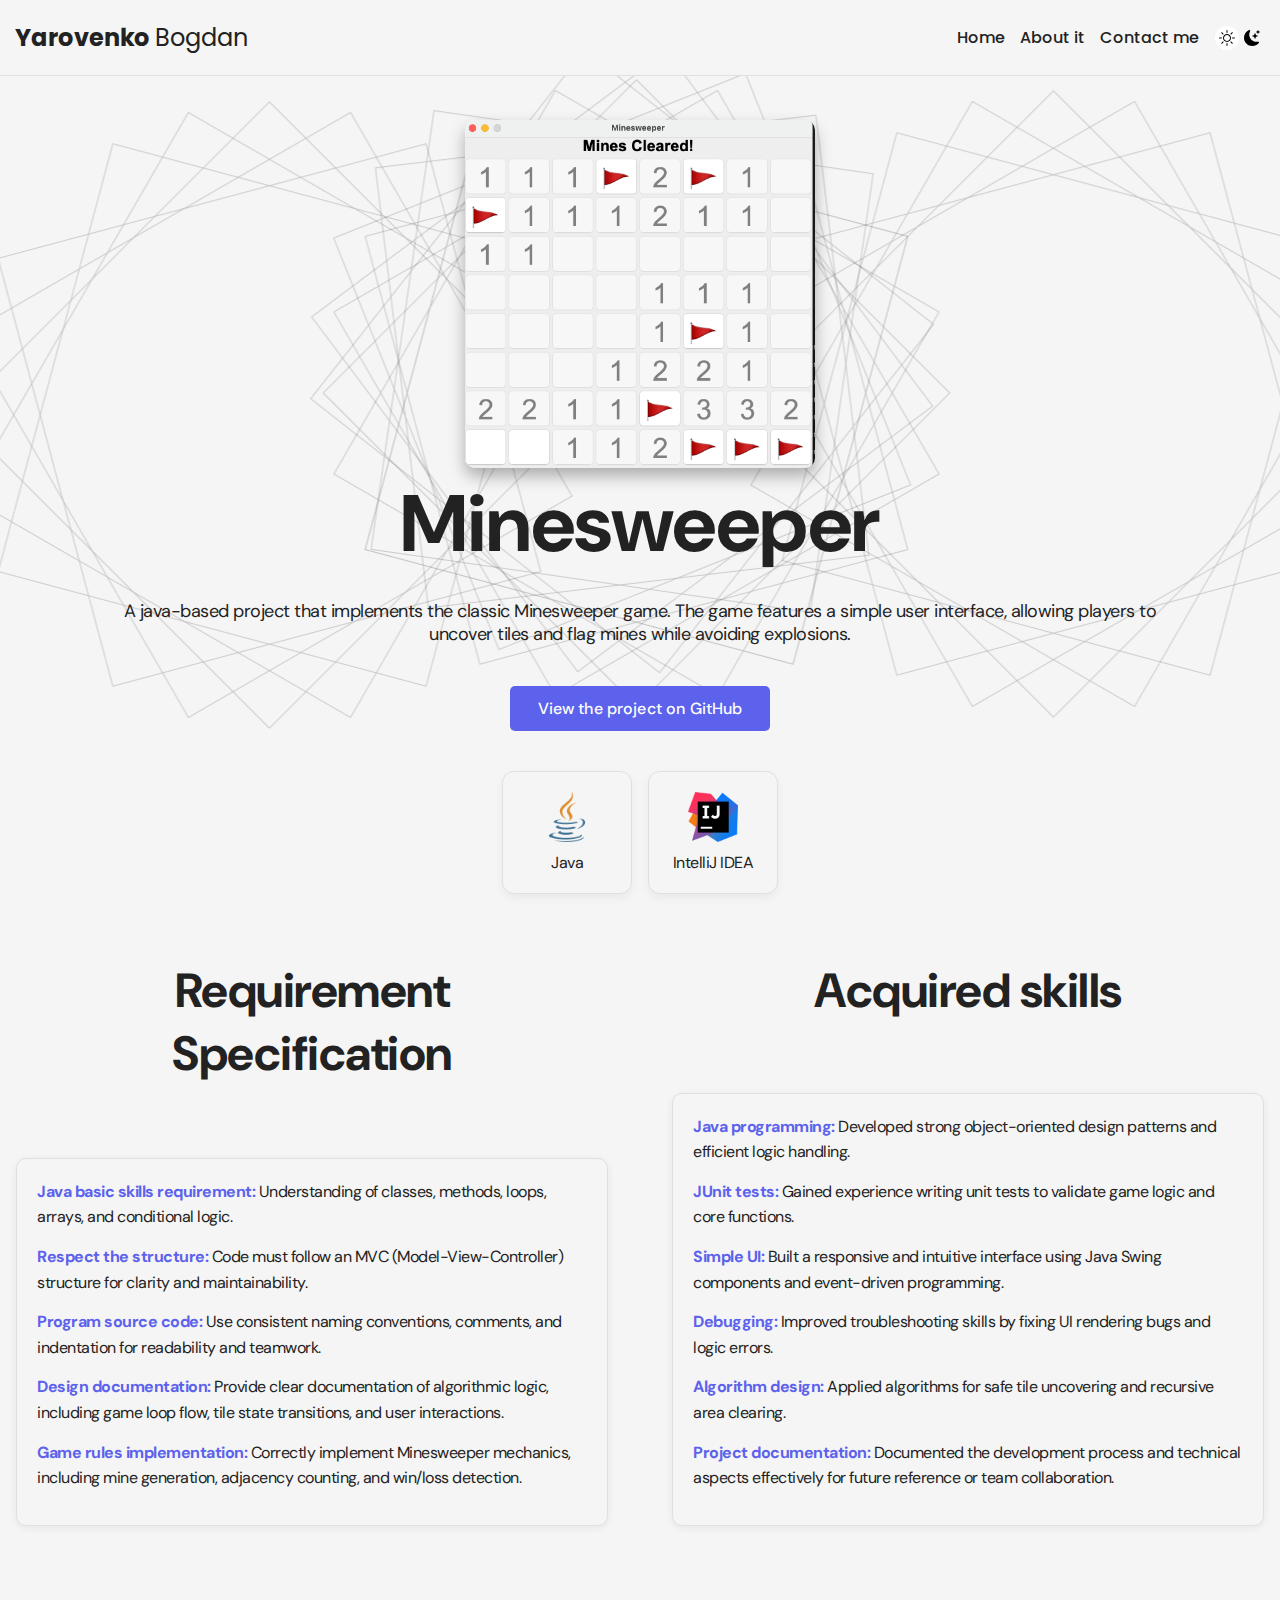
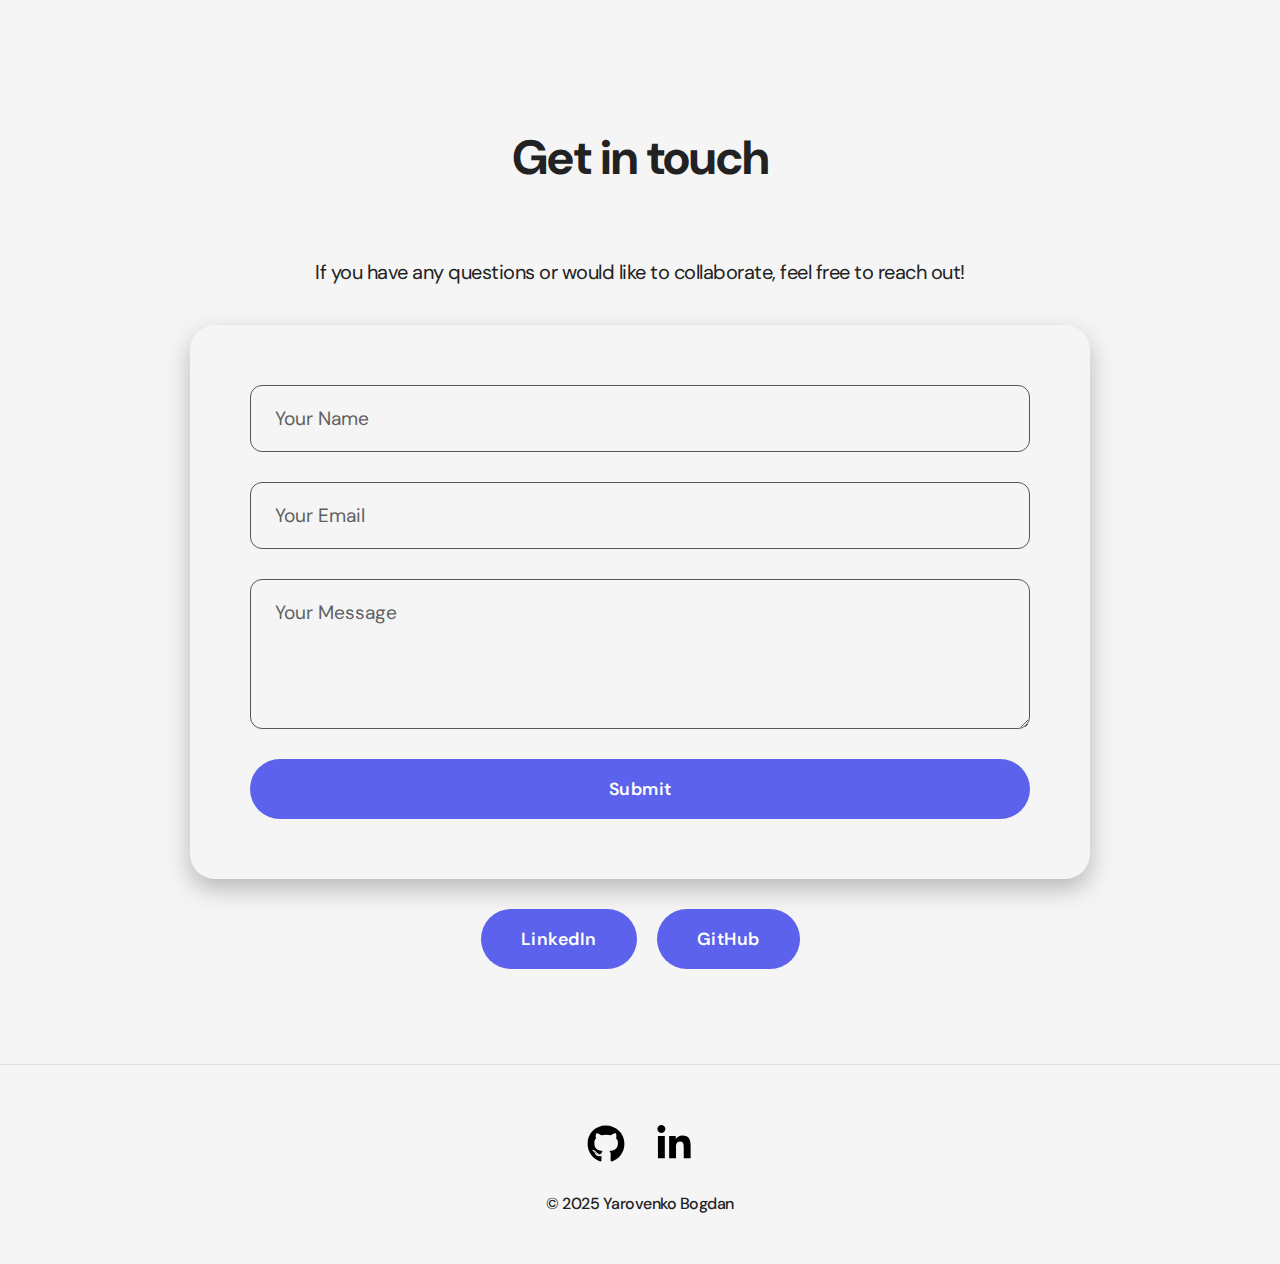
<file: docs/html/minesweeper.html>
<!DOCTYPE html>
<html lang="en">
  <head>
    <meta charset="UTF-8" />
    <meta name="viewport" content="width=device-width, initial-scale=1.0" />
    <title>Portfolio</title>
    <link rel="stylesheet" href="../css/main.css" />
  </head>

  <body>
    <!-- Navigation bar -->
    <nav class="nav">
      <div class="container">
        <div class="nav-row">
          <a href="../index.html" class="logo"
            ><strong>Yarovenko </strong>Bogdan</a
          >
          <ul class="nav-list">
            <button class="dark-mode-btn dark-mode-btn--active">
              <img
                src="../img/icons/Sun.svg"
                alt="light mode"
                class="dark-mode-btn__icon"
              />
              <img
                src="../img/icons/Moon.svg"
                alt="dark mode"
                class="dark-mode-btn__icon"
              />
            </button>
            <li class="nav-list__item">
              <a href="../index.html" class="home">Home</a>
            </li>

            <li class="nav-list__item">
              <a href="#about-it" class="nav-list__link">About it</a>
            </li>
            <li class="nav-list__item">
              <a href="#contacts" class="nav-list__link">Contact me</a>
            </li>
          </ul>
        </div>
      </div>
    </nav>
    <header id="home" class="header">
      <div class="minesweeper-h-wrapper">
        <div class="header__content">
          <img
            src="../img/projects/minesweaper.png"
            alt="Project Img"
            class="minesweeper_picture"
          />

          <div class="header__info">
            <h1 class="header__title"><strong>Minesweeper</strong><br /></h1>
            <p class="header__text">
              A java-based project that implements the classic Minesweeper game.
              The game features a simple user interface, allowing players to
              uncover tiles and flag mines while avoiding explosions.
            </p>

            <a
              href="https://github.com/BogdanYarovenko/Projectminesweeper"
              class="link"
              target="_blank"
            >
              <button class="btn btn-large">View the project on GitHub</button>
            </a>
          </div>
        </div>
      </div>
    </header>

    <!-- Main content -->
    <main class="section-projects" id="about-it">
      <div class="minesweeper-center">
        <ul class="minesweeper_skills">
          <li class="minesweeper_skill">
            <img
              src="../img/icons/java.png"
              alt="Java"
              class="minesweeper_skills__img"
            />
            <h3 class="minesweeperSkillTitle">Java</h3>
          </li>
          <li class="minesweeper_skill">
            <img
              src="../img/icons/IntelliJ_IDEA_Icon.svg_.png"
              alt="IntelliJ_IDEA_Icon"
              class="minesweeper_skills__img"
            />
            <h3 class="minesweeperSkillTitle">IntelliJ IDEA</h3>
          </li>
        </ul>
      </div>
      <div class="container-minesweeper minesweeper-layout">
        <!-- Левая колонка -->
        <div class="minesweeper-column">
          <h2 class="title-1">Requirement Specification</h2>
          <ul class="informations">
            <li>
              <strong>Java basic skills requirement:</strong> Understanding of
              classes, methods, loops, arrays, and conditional logic.
            </li>
            <li>
              <strong>Respect the structure:</strong> Code must follow an MVC
              (Model-View-Controller) structure for clarity and maintainability.
            </li>
            <li>
              <strong>Program source code:</strong> Use consistent naming
              conventions, comments, and indentation for readability and
              teamwork.
            </li>
            <li>
              <strong>Design documentation:</strong> Provide clear documentation
              of algorithmic logic, including game loop flow, tile state
              transitions, and user interactions.
            </li>

            <li>
              <strong>Game rules implementation:</strong> Correctly implement
              Minesweeper mechanics, including mine generation, adjacency
              counting, and win/loss detection.
            </li>
          </ul>
        </div>

        <!-- Правая колонка -->
        <div class="minesweeper-column">
          <h2 class="title-1">Acquired skills</h2>
          <ul class="informations">
            <li>
              <strong>Java programming:</strong> Developed strong
              object-oriented design patterns and efficient logic handling.
            </li>
            <li>
              <strong>JUnit tests:</strong> Gained experience writing unit tests
              to validate game logic and core functions.
            </li>
            <li>
              <strong>Simple UI:</strong> Built a responsive and intuitive
              interface using Java Swing components and event-driven
              programming.
            </li>
            <li>
              <strong>Debugging:</strong> Improved troubleshooting skills by
              fixing UI rendering bugs and logic errors.
            </li>
            <li>
              <strong>Algorithm design:</strong> Applied algorithms for safe
              tile uncovering and recursive area clearing.
            </li>
            <li>
              <strong>Project documentation:</strong> Documented the development
              process and technical aspects effectively for future reference or
              team collaboration.
            </li>
          </ul>
        </div>
      </div>
    </main>

    <!--Contact section-->
    <section class="section">
      <div class="contact-form-container">
        <h2 id="contacts" class="title-1">Get in touch</h2>
        <p class="section__text">
          If you have any questions or would like to collaborate, feel free to
          reach out!
        </p>

        <form
          class="contact-form"
          action="https://api.web3forms.com/submit"
          method="POST"
        >
          <input
            type="hidden"
            name="access_key"
            value="c07e0de6-1fdf-46eb-96c6-434cd9a0c901"
          />

          <input
            type="text"
            name="name"
            placeholder="Your Name"
            class="contact-form__input"
            required
          />

          <input
            type="email"
            name="email"
            placeholder="Your Email"
            class="contact-form__input"
            required
          />

          <textarea
            name="message"
            placeholder="Your Message"
            class="contact-form__textarea"
            required
          ></textarea>

          <button type="submit" class="contact-form__button">Submit</button>
        </form>

        <!-- External Links Below Form -->
        <div class="contact-links">
          <a
            href="https://linkedin.com"
            target="_blank"
            class="contact-form__button link-button"
            >LinkedIn</a
          >
          <a
            href="https://github.com"
            target="_blank"
            class="contact-form__button link-button"
            >GitHub</a
          >
        </div>
      </div>
    </section>

    <!-- Footer -->
    <footer class="footer">
      <div class="container">
        <div class="footer__wrapper">
          <ul class="social">
            <li class="social__item">
              <a href="https://github.com/BogdanYarovenko" class="social__link">
                <img
                  src="../img/icons/github-darkmode.svg"
                  alt="GitHub"
                  class="social-icon dark-icon"
                />
                <img
                  src="../img/icons/github-lightmode.svg"
                  alt="GitHub"
                  class="social-icon light-icon"
                />
              </a>
            </li>
            <li class="social__item">
              <a href="#!" class="social__link">
                <img
                  src="../img/icons/linkedin-darkmode.svg"
                  alt="LinkedIn"
                  class="social-icon dark-icon"
                />
                <img
                  src="../img/icons/linkedin-lightmode.svg"
                  alt="LinkedIn"
                  class="social-icon light-icon"
                />
              </a>
            </li>
          </ul>

          <div class="copyright">
            <p>© 2025 Yarovenko Bogdan</p>
          </div>
        </div>
      </div>
    </footer>
    <script src="../js/main.js"></script>
  </body>
</html>
</file>
<file: docs/css/main.css>
@import "./reset.css";
@import url("https://fonts.googleapis.com/css2?family=DM+Sans:wght@400;500;700&family=Poppins:wght@400;500;700&display=swap");
@import url("https://fonts.googleapis.com/css2?family=Montserrat:wght@600&display=swap");
@import "./header.css";
@import "./projects/odomo.css";
@import "mainProjects.css";
@import "./projects/lowatem.css";
@import "./projects/pixelWar.css";
@import "./projects/graphEditor.css";
@import "./projects/snakeGame.css";
@import "./projects/minesweeper.css";
@import "./projects/bash.css";
@import "./projects/academyOfDoom.css";
@import "./projects/treasureHunt.css";
/*
font-family: 'DM Sans', sans-serif;
font-family: 'Poppins', sans-serif;
*/
/* variables*/
:root {
  /* Light theme variables */
  --black: #f5f5f5;
  --black-border: #e0e0e0;
  --white: #fff;
  --purple: #5c62ec;
  --beige: #222222;
  --text-color: #222222;
  --dark-bg: #f5f5f5;
  --dark-border: #e0e0e0;
  --header-text: #222222;
  --accent: #5c62ec;
  --titlebeige: #222222;
  --dark-mode-btn-bg: #f5f5f5;

  --bg-image: url("../img/header-bg-light.png");
}

.dark {
  /* Declaration of couleurs */
  --black: #222222;
  --black-border: #26292d;
  --white: #fff;
  --purple: #5c62ec;
  --beige: #f5f5f5;
  --dark-mode-btn-bg: #272727;
  /* Utilisations*/
  --text-color: var(--black);
  --dark-bg: var(--black);
  --dark-border: var(--black-border);
  --header-text: var(--white);
  --accent: var(--purple);
  --titlebeige: var(--beige);
  --bg-image: url("../img/header-bg-dark.png");
}

::-webkit-scrollbar {
  width: 10px;
  background-color: var(--dark-bg);
}

/* Track */
::-webkit-scrollbar-track {
  background: var(--dark-bg);
  border-radius: 10px;
}

/* Handle */
::-webkit-scrollbar-thumb {
  background: var(--accent);
  border-radius: 10px;
}

html,
body {
  font-family: "DM Sans", sans-serif;
  letter-spacing: -0.5px;
  color: var(--text-color);
  scroll-behavior: smooth;
}
.text {
  font-family: "Poppins", sans-serif;
  font-weight: 500;
  color: var(--beige);

  line-height: 1.5;
  margin: 10px;
}

.container {
  display: flex;
  flex-direction: column;
  padding: 0 15px;
  margin: 0 auto;
  max-width: 1300px;
}

.container-skills {
  display: flex;
  flex-wrap: wrap;
  justify-content: center;
  gap: 40px;
  padding: 20px;
}

/*button*/
.btn {
  display: inline-block;
  letter-spacing: 0.15px;

  padding: 12px 28px;
  background-color: var(--accent);
  color: var(--white);
  text-decoration: none;
  font-size: 16px;
  font-weight: 500;
  border-radius: 5px;
  transition: opacity 0.2s ease-in;
}

.btn:hover {
  opacity: 0.8;
}

.btn:active {
  position: relative;
  top: 1px;
}

/*general*/
.section {
  padding: 15px 0;
  background-color: var(--dark-bg);
}

.title-1 {
  padding: 50px;
  font-size: 60px;
  font-weight: 700;
  line-height: 1.3;
  color: var(--titlebeige);
  text-align: center;
}

.title-2 {
  text-align: center;

  padding: 20px 0;
  font-size: 40px;
  font-weight: 700;
  line-height: 1.3;
  color: var(--titlebeige);
}

/*footer*/
.footer {
  background-color: var(--dark-bg);
  color: var(--header-text);
  padding: 60px 0 50px;
  border-top: 1px solid var(--dark-border);
}

.footer__wrapper {
  display: flex;
  flex-direction: column;
  align-items: center;
  flex-wrap: wrap;
  row-gap: 30px;
}

.social {
  display: flex;
  column-gap: 30px;
  align-items: center;
}

.light-icon {
  display: none;
}

.copyright {
  font-weight: 500;
}

.copyright p + p {
  margin-top: 0.5em;
}

/*skills*/

.skills {
  display: flex;
  flex-wrap: wrap;
  justify-content: center;
  padding: 20px;
}

.skills__img {
  width: 75px;
  height: 75px;

  border-radius: 10px;
}

.technologies__img {
  width: 75px;
  height: 75px;
  border-radius: 10px;
}

.skills-box {
  flex: 1 1 45%; /* 2 блока в ряд при достаточной ширине */
  max-width: 45%;
}

.skill {
  text-align: center;
  transition: transform 0.3s ease, background-color 0.3s ease;
  background-color: var(--black);
  padding: 20px;
  border-radius: 12px;
  width: 130px;
  box-shadow: 0 4px 10px rgba(0, 0, 0, 0.05);
  border: 1px solid var(--dark-border);
}
.skill:hover {
  transform: translateY(-6px);
}
.skill:hover .skill__title {
  color: var(--beige);
}
.skills__img {
  width: 60px;
  height: 60px;
  margin-bottom: 10px;
  transition: transform 0.3s ease;
}

.skill__title {
  text-align: center;
  color: var(--titlebeige);
  font-size: 20px;
  font-weight: 700;
}

/* Contacts */
.contact-form {
  display: flex;
  flex-direction: column;
  gap: 25px;
  max-width: 800px; /* ← Plus large */
  margin: 0 auto;
  background-color: var(--black);
  padding: 40px; /* ← Plus de padding */
  border-radius: 20px;
  box-shadow: 0 8px 20px rgba(0, 0, 0, 0.2);
  transition: box-shadow 0.3s ease;
}

.contact-form:hover {
  box-shadow: 0 12px 24px rgba(0, 0, 0, 0.3);
}

.contact-form__label {
  font-size: 1.3em; /* ← Plus gros */
  color: var(--beige);
}

.contact-form__input,
.contact-form__textarea {
  width: 100%;
  padding: 18px 22px; /* ← Champs plus spacieux */
  border: 1px solid #555;
  border-radius: 12px;
  font-size: 1.1em; /* ← Texte plus lisible */
  color: var(--beige);
  background-color: transparent;
  transition: border-color 0.3s, box-shadow 0.3s;
}

.contact-form__input::placeholder,
.contact-form__textarea::placeholder {
  color: var(--beige);
  opacity: 0.7;
  font-size: 1em;
}

.contact-form__input:focus,
.contact-form__textarea:focus {
  border-color: var(--accent);
  box-shadow: 0 0 6px var(--accent);
  outline: none;
  background-color: rgba(255, 255, 255, 0.05);
}

.contact-form__button {
  display: inline-block;
  letter-spacing: 0.5px;
  height: 55px;
  padding: 0 40px;
  background-color: var(--accent);
  color: var(--white);
  text-decoration: none;
  font-size: 18px; /* ← Plus gros bouton */
  font-weight: 600;
  border: none;
  border-radius: 35px;
  cursor: pointer;
  transition: all 0.3s ease;
}

.contact-form__button:hover {
  opacity: 0.85;
  transform: translateY(-2px);
}

.contact-form__button:active {
  transform: translateY(0);
}

.contact-details {
  margin-top: 30px;
  font-size: 1.1em;
  color: var(--titlebeige);
  text-align: center;
}

.contact-details p {
  margin: 10px 0;
  color: var(--titlebeige);
}

.contact-details a {
  color: var(--titlebeige);
  text-decoration: none;
  transition: color 0.3s ease;
}

.contact-details a:hover {
  text-decoration: underline;
  color: var(--accent);
}
.contact-form-container {
  padding: 80px 20px;
  max-width: 1000px;
  margin: 0 auto;
  text-align: center;
}

.title-1 {
  font-size: 3rem;
  margin-bottom: 20px;
}

.section__text {
  font-size: 1.4rem;
  margin-bottom: 40px;
}

.contact-form {
  display: flex;
  flex-direction: column;
  gap: 30px;
  background-color: var(--black);
  padding: 60px;
  border-radius: 25px;
  box-shadow: 0 10px 24px rgba(0, 0, 0, 0.25);
  max-width: 900px;
  margin: 0 auto;
}

.contact-form__input,
.contact-form__textarea {
  padding: 20px 24px;
  font-size: 1.2rem;
  border-radius: 12px;
  border: 1px solid #555;
  background: transparent;
  color: var(--beige);
}

.contact-form__textarea {
  min-height: 150px;
}

.contact-form__button {
  display: inline-block;
  height: 60px;
  line-height: 60px;
  padding: 0 40px;
  font-size: 1.1rem;
  font-weight: 600;
  border-radius: 35px;
  background-color: var(--accent);
  color: var(--white);
  text-decoration: none;
  border: none;
  cursor: pointer;
  transition: all 0.3s ease;
  text-align: center;
}

.contact-form__button:hover {
  opacity: 0.85;
  transform: translateY(-2px);
}

.contact-links {
  margin-top: 30px;
  display: flex;
  justify-content: center;
  gap: 20px;
  flex-wrap: wrap;
}

.link-button {
  text-decoration: none;
}

.section-projects {
  background-color: var(--dark-bg);

  flex-wrap: wrap;
  column-gap: 30px;
  row-gap: 30px;
  justify-content: center;
}

.title-projects {
  font-size: 35px;
  color: var(--titlebeige);
}

.project__picture {
  display: block;
  margin: 0 auto;
  width: 70%;
}

.informations {
  display: flex;
  flex-direction: column;
  justify-content: center;
  padding: 20px;
  color: var(--beige);

  list-style-type: none;
}

.git-link {
  display: flex;
  justify-content: center;
  font-size: 20px;
  font-weight: 700;
}

.container.center-content {
  display: flex;
  flex-direction: column;
  align-items: center;
  justify-content: center;
}

#myInput {
  padding: 10px 10px;
  border: 2px solid var(--accent);
  background-color: var(--dark-bg);
  color: var(--beige);
  width: 300px;
  height: 40px;
  margin: 20px auto;
  display: block;
}
.sous-texte {
  font-size: 20px;
}
.section__text {
  font-size: 20px;
  color: var(--beige);
  text-align: center;
}
.filter-buttons {
  display: flex;
  align-items: center;
  justify-content: center;
  margin-bottom: 20px;
  flex-wrap: wrap;
  gap: 10px;
}

.filter-btn {
  padding: 10px 20px;
  border: 2px solid var(--accent);
  border-radius: 25px;
  background: transparent;
  color: var(--accent);
  margin-right: 10px;
  cursor: pointer;
  transition: 0.3s;
}

.filter-btn.active,
.filter-btn:hover {
  background-color: var(--accent);
  color: white;
}

/*media queries*/
@media (max-width: 620px) {
  .projects {
    flex-direction: column;
    align-items: center;
  }
  .header__wrapper {
    max-width: 375px;
    padding: 0%;
  }

  .header {
    min-height: unset;
    background-image: none;
  }

  .header__title {
    font-size: 30px;
  }

  .header__title strong {
    font-size: 60px;
  }

  .section {
    padding: 20px 0;
  }

  .title-1 {
    text-align: center;
    font-size: 60px;
    margin-bottom: 20px;
  }

  .contact-form {
    padding: 15px;
  }

  /*nav*/
  .nav-row {
    justify-content: space-between;
  }

  .dark-mode-btn {
    order: 0;
  }

  .title-2 {
    font-size: 30px;
    margin-bottom: 20px;
  }

  .skill__title {
    font-size: 15px;
  }

  .skills__img {
    width: 50px;
    height: 50px;
  }

  .skill__title {
    font-size: 10px;
  }

  .skills-box {
    width: 100%;
  }

  .filter-btn {
    flex: 0 1 auto;
    font-size: 0.9rem; /* немного меньше */
    padding: 6px 12px; /* комфортные отступы */
    margin: 4px; /* небольшое расстояние между кнопками */
    border-radius: 6px; /* закругленные углы, если нужно */
  }
}

@media (max-width: 400px) {
  .nav-list {
    flex-wrap: nowrap;
  }
  .header__wrapper {
    max-width: 375px;
    padding: 0%;
  }

  .header__wrapper p {
    font-size: 15px;
  }

  .header {
    min-height: unset;
    background-image: none;
  }

  .header__title {
    font-size: 20px;
  }

  .header__title strong {
    font-size: 45px;
  }

  .section {
    padding: 20px 0;
  }

  .title-1 {
    font-size: 1.25rem;
    text-align: center;
    padding: 0 16px; /* 👈 добавим горизонтальные отступы */
    box-sizing: border-box;
    word-wrap: break-word; /* 👈 если заголовок длинный */
    margin: 0 auto; /* 👈 центрируем */
    max-width: 100%; /* 👈 защитим от переполнения */
  }

  .title-2 {
    font-size: 30px;

    margin-bottom: 10px;
  }

  .section {
    padding: 0;
  }
  .project__picture {
    width: 100%;
    height: 300px;
  }
  .filter-btn {
    flex: 1 1 100%;
    font-size: 0.89rem;
  }
}
</file>
